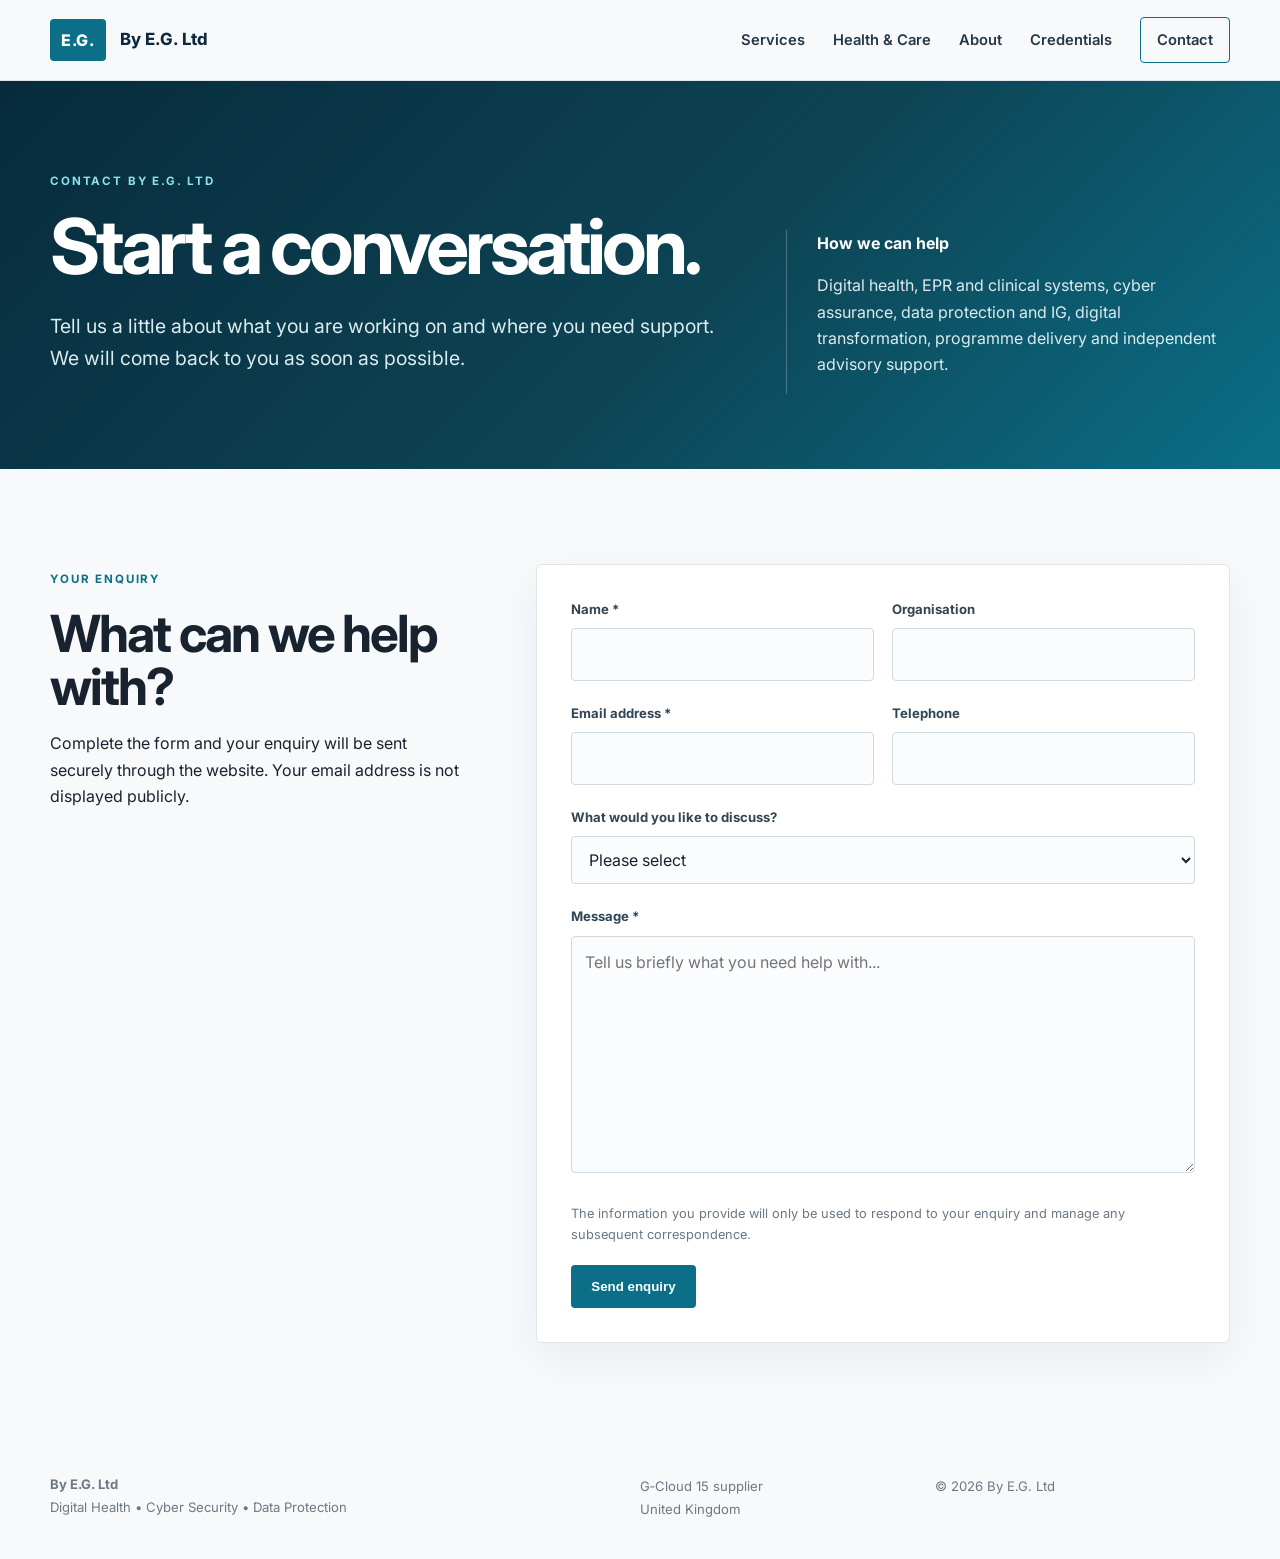
<file: contact.html>
<!DOCTYPE html>
<html lang="en">
<head>
  <meta charset="UTF-8" />
  <meta name="viewport" content="width=device-width, initial-scale=1.0" />
  <title>Contact | By E.G. Ltd</title>
  <meta name="description" content="Contact By E.G. Ltd about digital health, cyber security, data protection, information governance and programme delivery support." />
  <link rel="preconnect" href="https://fonts.googleapis.com">
  <link rel="preconnect" href="https://fonts.gstatic.com" crossorigin>
  <link href="https://fonts.googleapis.com/css2?family=Inter:wght@400;500;600;700;800&display=swap" rel="stylesheet">
  <link rel="stylesheet" href="styles.css" />
</head>
<body>
<header class="site-header">
  <div class="container nav-wrap">
    <a href="index.html" class="brand">
      <span class="brand-mark">E.G.</span>
      <span class="brand-name">By E.G. Ltd</span>
    </a>
    <button class="menu-button" aria-label="Open navigation">☰</button>
    <nav class="nav">
      <a href="index.html#services">Services</a>
      <a href="index.html#health">Health & Care</a>
      <a href="index.html#about">About</a>
      <a href="index.html#credentials">Credentials</a>
      <a href="contact.html" class="nav-cta" aria-current="page">Contact</a>
    </nav>
  </div>
</header>

<main>
  <section class="contact-hero">
    <div class="container contact-hero-grid">
      <div>
        <span class="eyebrow">Contact By E.G. Ltd</span>
        <h1>Start a conversation.</h1>
        <p class="lead">Tell us a little about what you are working on and where you need support. We will come back to you as soon as possible.</p>
      </div>
      <div class="contact-intro">
        <strong>How we can help</strong>
        <p>Digital health, EPR and clinical systems, cyber assurance, data protection and IG, digital transformation, programme delivery and independent advisory support.</p>
      </div>
    </div>
  </section>

  <section class="section contact-section">
    <div class="container contact-layout">
      <div>
        <span class="eyebrow dark">Your enquiry</span>
        <h2>What can we help with?</h2>
        <p>Complete the form and your enquiry will be sent securely through the website. Your email address is not displayed publicly.</p>
      </div>

      <form class="contact-form" name="contact" method="POST" data-netlify="true" netlify-honeypot="bot-field" action="/thanks.html">
        <input type="hidden" name="form-name" value="contact">
        <p class="hidden-field"><label>Do not fill this in: <input name="bot-field"></label></p>

        <div class="form-grid">
          <label>
            <span>Name *</span>
            <input type="text" name="name" autocomplete="name" required>
          </label>
          <label>
            <span>Organisation</span>
            <input type="text" name="organisation" autocomplete="organization">
          </label>
        </div>

        <div class="form-grid">
          <label>
            <span>Email address *</span>
            <input type="email" name="email" autocomplete="email" required>
          </label>
          <label>
            <span>Telephone</span>
            <input type="tel" name="telephone" autocomplete="tel">
          </label>
        </div>

        <label>
          <span>What would you like to discuss?</span>
          <select name="enquiry-type">
            <option value="">Please select</option>
            <option>Digital strategy & transformation</option>
            <option>Programme & EPR delivery</option>
            <option>Cyber security & assurance</option>
            <option>Data protection & information governance</option>
            <option>Clinical & patient systems</option>
            <option>Independent advisory support</option>
            <option>Something else</option>
          </select>
        </label>

        <label>
          <span>Message *</span>
          <textarea name="message" rows="8" required placeholder="Tell us briefly what you need help with..."></textarea>
        </label>

        <p class="form-privacy">The information you provide will only be used to respond to your enquiry and manage any subsequent correspondence.</p>
        <button class="button form-button" type="submit">Send enquiry</button>
      </form>
    </div>
  </section>
</main>

<footer>
  <div class="container footer-grid">
    <div><strong>By E.G. Ltd</strong><p>Digital Health • Cyber Security • Data Protection</p></div>
    <div><p>G‑Cloud 15 supplier</p><p>United Kingdom</p></div>
    <div><p>© <span id="year"></span> By E.G. Ltd</p></div>
  </div>
</footer>
<script src="script.js"></script>
</body>
</html>
</file>
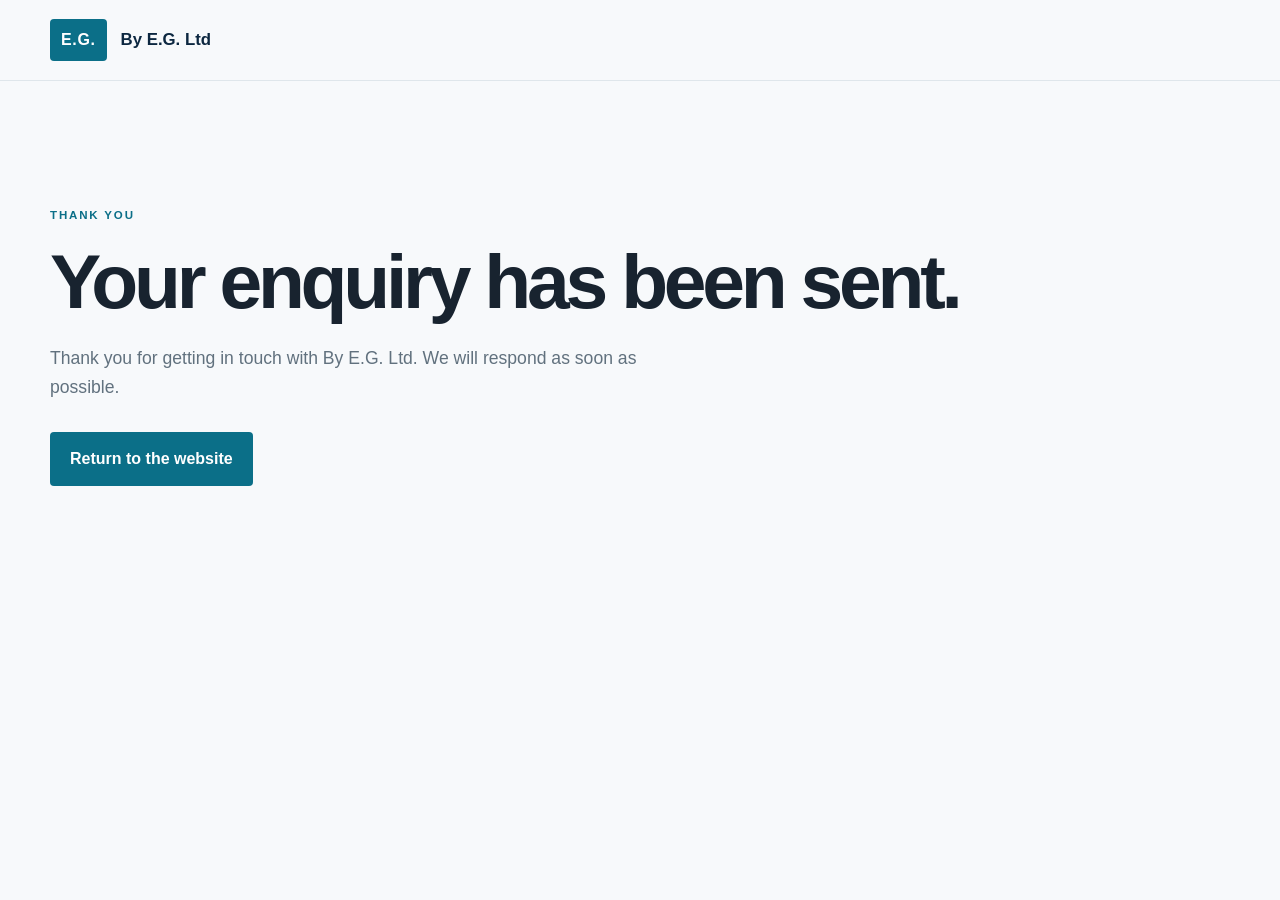
<file: thanks.html>
<!DOCTYPE html>
<html lang="en">
<head>
  <meta charset="UTF-8" />
  <meta name="viewport" content="width=device-width, initial-scale=1.0" />
  <title>Thank you | By E.G. Ltd</title>
  <link rel="stylesheet" href="styles.css" />
</head>
<body>
<header class="site-header">
  <div class="container nav-wrap">
    <a href="index.html" class="brand"><span class="brand-mark">E.G.</span><span class="brand-name">By E.G. Ltd</span></a>
  </div>
</header>
<main>
  <section class="thanks-page">
    <div class="container">
      <span class="eyebrow dark">Thank you</span>
      <h1>Your enquiry has been sent.</h1>
      <p>Thank you for getting in touch with By E.G. Ltd. We will respond as soon as possible.</p>
      <a class="button form-button" href="index.html">Return to the website</a>
    </div>
  </section>
</main>
</body>
</html>
</file>
<file: styles.css>
*{box-sizing:border-box}html{scroll-behavior:smooth}body{margin:0;font-family:Inter,Arial,sans-serif;color:#18232f;background:#f7f9fb;line-height:1.65}.container{width:min(1180px,calc(100% - 40px));margin:auto}.site-header{position:sticky;top:0;background:rgba(247,249,251,.94);backdrop-filter:blur(12px);z-index:20;border-bottom:1px solid #dfe6eb}.nav-wrap{height:80px;display:flex;align-items:center;justify-content:space-between}.brand{display:flex;align-items:center;gap:14px;text-decoration:none;color:#0c2740}.brand-mark{background:#0b6f88;color:white;padding:8px 11px;border-radius:4px;font-weight:800;letter-spacing:.04em}.brand-name{font-weight:750;font-size:1.05rem}.nav{display:flex;align-items:center;gap:28px}.nav a{text-decoration:none;color:#263848;font-size:.92rem;font-weight:600}.nav-cta{border:1px solid #0b6f88;padding:10px 16px;border-radius:4px}.menu-button{display:none;background:none;border:none;font-size:1.5rem}.hero{background:linear-gradient(135deg,#072b3c,#0d4454 55%,#0b6f88);color:white;padding:105px 0 90px}.hero-grid{display:grid;grid-template-columns:1.15fr .85fr;gap:70px;align-items:center}.eyebrow{display:inline-block;text-transform:uppercase;letter-spacing:.16em;font-weight:700;font-size:.72rem;color:#8fe2eb;margin-bottom:18px}.eyebrow.dark{color:#0b6f88}.hero h1{font-size:clamp(3rem,6vw,5.8rem);line-height:.98;letter-spacing:-.055em;margin:0 0 28px;max-width:900px}.hero h1 span{color:#a9e8ee}.lead{font-size:1.22rem;max-width:760px;color:#dbecef}.lead.small{font-size:1.08rem;color:inherit}.hero-actions{display:flex;gap:14px;margin:36px 0 42px}.button{display:inline-block;text-decoration:none;font-weight:700;padding:14px 20px;border-radius:4px}.button.primary{background:#fff;color:#0b4150}.button.secondary{border:1px solid rgba(255,255,255,.4);color:#fff}.button.light{background:#fff;color:#0b4150}.trust-grid{display:flex;gap:40px;flex-wrap:wrap}.trust-grid div{display:flex;flex-direction:column}.trust-grid strong{font-size:1.05rem}.trust-grid span{font-size:.78rem;color:#bdd7dc}.hero-card{background:rgba(255,255,255,.07);border:1px solid rgba(255,255,255,.16);padding:30px;border-radius:8px}.hero-card-label{text-transform:uppercase;letter-spacing:.13em;font-size:.72rem;font-weight:700;color:#9edfe7}.hero-card-item{display:grid;grid-template-columns:45px 1fr;gap:12px;padding:21px 0;border-top:1px solid rgba(255,255,255,.13)}.hero-card-item span{font-size:.75rem;color:#8ddbe4}.hero-card-item strong{font-size:1rem}.hero-card-item p{margin:4px 0 0;color:#c9dfe3;font-size:.89rem}.statement{background:white;padding:70px 0;border-bottom:1px solid #e2e7eb}.statement-grid{display:grid;grid-template-columns:.6fr 1.3fr 1fr;gap:45px;align-items:start}.statement .kicker{text-transform:uppercase;font-weight:700;letter-spacing:.13em;font-size:.72rem;color:#0b6f88}.statement h2,.section h2,.cta-section h2{font-size:clamp(2rem,4vw,3.6rem);letter-spacing:-.04em;line-height:1.05;margin:0}.statement em{font-family:Georgia,serif;font-weight:400}.section{padding:95px 0}.section-heading{display:grid;grid-template-columns:1.25fr .75fr;gap:55px;align-items:end;margin-bottom:50px}.section-heading p{margin:0;color:#607080}.cards{display:grid;grid-template-columns:repeat(3,1fr);gap:18px}.card{background:white;border:1px solid #dfe6eb;padding:32px;min-height:360px;border-radius:6px;transition:.2s}.card:hover{transform:translateY(-4px);box-shadow:0 16px 45px rgba(23,45,58,.08)}.card-no{font-size:.72rem;font-weight:700;color:#0b6f88}.card h3{font-size:1.25rem;margin:28px 0 14px}.card p,.card li{color:#61717e;font-size:.92rem}.card ul{padding-left:18px;margin-top:22px}.health-section{background:#0b3545;color:white}.health-grid{display:grid;grid-template-columns:1fr .9fr;gap:80px;align-items:center}.health-grid p{color:#d5e3e7}.sector-list{border-top:1px solid rgba(255,255,255,.18)}.sector-list div{display:grid;grid-template-columns:45px 1fr;padding:22px 0;border-bottom:1px solid rgba(255,255,255,.18)}.sector-list span{color:#7ecfd9;font-size:.75rem}.about-grid{display:grid;grid-template-columns:.72fr 1.28fr;gap:75px;align-items:center}.portrait-wrap{position:relative}.portrait{display:block;width:100%;aspect-ratio:4/5;object-fit:cover;border-radius:6px;filter:saturate(.88)}.portrait-caption{background:#0b3545;color:white;padding:18px 20px;width:85%;margin:-38px auto 0;position:relative;border-radius:4px;display:flex;flex-direction:column}.portrait-caption span{font-size:.82rem;color:#b8d2d7}.about-copy blockquote{margin:32px 0 0;padding:22px 0 22px 25px;border-left:3px solid #0b6f88;font-family:Georgia,serif;font-size:1.22rem;color:#345}.credentials{background:white}.credential-grid{display:grid;grid-template-columns:repeat(4,1fr);gap:1px;background:#dce3e8;border:1px solid #dce3e8}.credential-grid div{background:white;padding:28px;display:flex;flex-direction:column;min-height:140px}.credential-grid span{font-size:.82rem;color:#6a7884;margin-top:9px}.cta-section{background:#0b6f88;color:white;padding:85px 0}.cta-grid{display:grid;grid-template-columns:1.15fr .85fr;gap:80px}.cta-grid p{color:#d5eef1}.small-note{font-size:.75rem!important;opacity:.75;margin-top:12px}.footer-grid{display:grid;grid-template-columns:2fr 1fr 1fr;padding:36px 0;font-size:.82rem;color:#6c7984}.footer-grid p{margin:2px 0}@media(max-width:900px){.nav{display:none;position:absolute;top:80px;left:0;right:0;background:white;flex-direction:column;padding:25px;border-bottom:1px solid #ddd}.nav.open{display:flex}.menu-button{display:block}.hero-grid,.statement-grid,.section-heading,.health-grid,.about-grid,.cta-grid{grid-template-columns:1fr}.hero{padding-top:70px}.cards{grid-template-columns:1fr 1fr}.credential-grid{grid-template-columns:1fr 1fr}.statement-grid{gap:20px}.about-grid{gap:45px}}@media(max-width:620px){.container{width:min(100% - 28px,1180px)}.hero h1{font-size:3.15rem}.cards,.credential-grid{grid-template-columns:1fr}.trust-grid{gap:22px}.section{padding:68px 0}.hero-actions{flex-direction:column;align-items:flex-start}.footer-grid{grid-template-columns:1fr;gap:18px}}
.contact-hero{background:linear-gradient(135deg,#072b3c,#0d4454 55%,#0b6f88);color:white;padding:85px 0 75px}
.contact-hero-grid{display:grid;grid-template-columns:1.2fr .8fr;gap:70px;align-items:end}
.contact-hero h1,.thanks-page h1{font-size:clamp(3rem,6vw,5.4rem);line-height:1;letter-spacing:-.055em;margin:0 0 24px}
.contact-intro{border-left:1px solid rgba(255,255,255,.25);padding-left:30px;color:#dbecef}
.contact-intro strong{color:white}
.contact-layout{display:grid;grid-template-columns:.75fr 1.25fr;gap:70px;align-items:start}
.contact-form{background:white;border:1px solid #dfe6eb;border-radius:6px;padding:34px;box-shadow:0 16px 45px rgba(23,45,58,.06)}
.contact-form label{display:block;margin-bottom:22px}
.contact-form label>span{display:block;font-size:.82rem;font-weight:700;margin-bottom:8px;color:#314554}
.form-grid{display:grid;grid-template-columns:1fr 1fr;gap:18px}
.contact-form input,.contact-form select,.contact-form textarea{width:100%;font:inherit;color:#18232f;background:#fbfcfd;border:1px solid #cfd9df;border-radius:4px;padding:12px 13px;outline:none}
.contact-form input:focus,.contact-form select:focus,.contact-form textarea:focus{border-color:#0b6f88;box-shadow:0 0 0 3px rgba(11,111,136,.10)}
.contact-form textarea{resize:vertical}
.form-button{border:0;background:#0b6f88;color:white;cursor:pointer}
.form-privacy{font-size:.8rem;color:#6a7884;margin:0 0 20px}
.hidden-field{position:absolute;left:-9999px}
.thanks-page{padding:120px 0}
.thanks-page p{max-width:650px;font-size:1.1rem;color:#61717e;margin-bottom:30px}
@media(max-width:900px){.contact-hero-grid,.contact-layout{grid-template-columns:1fr}.contact-intro{border-left:0;border-top:1px solid rgba(255,255,255,.25);padding:24px 0 0}.contact-layout{gap:40px}}
@media(max-width:620px){.form-grid{grid-template-columns:1fr}.contact-form{padding:24px}.contact-hero{padding:65px 0 55px}}
</file>
